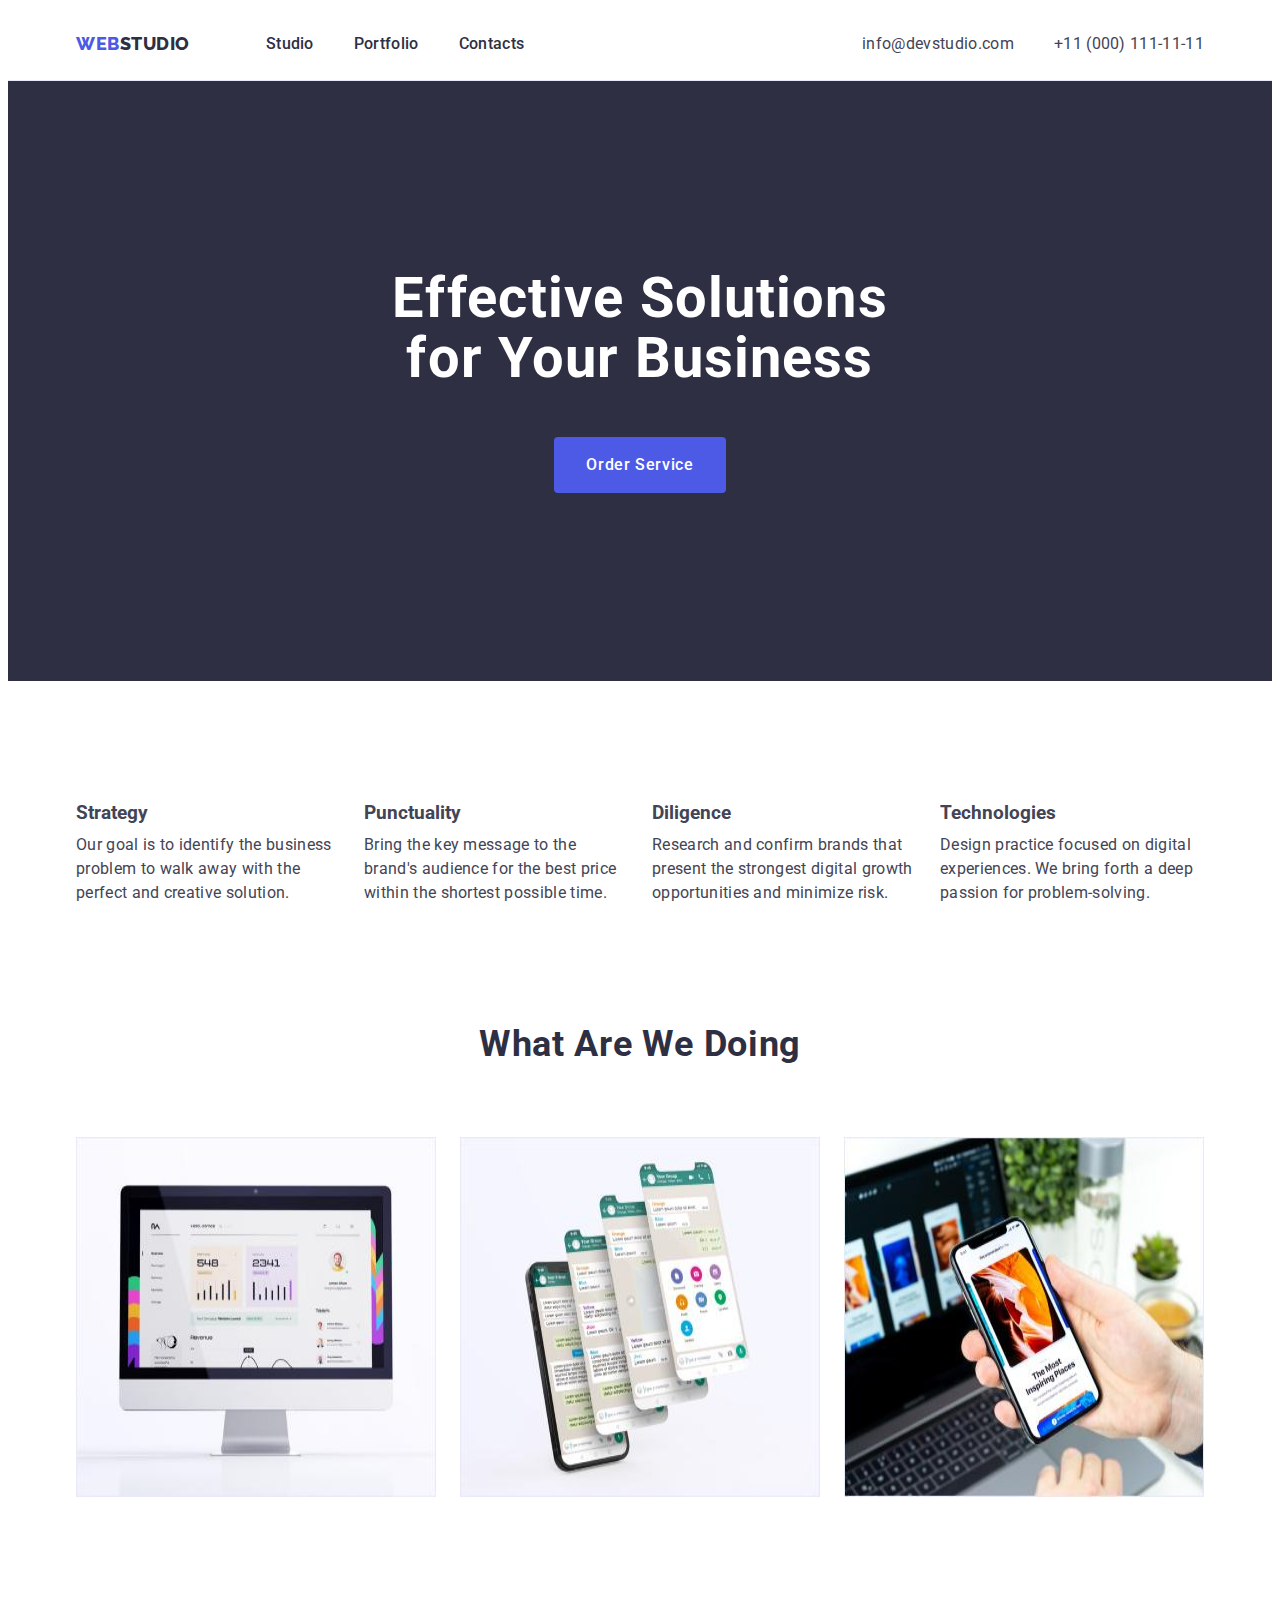
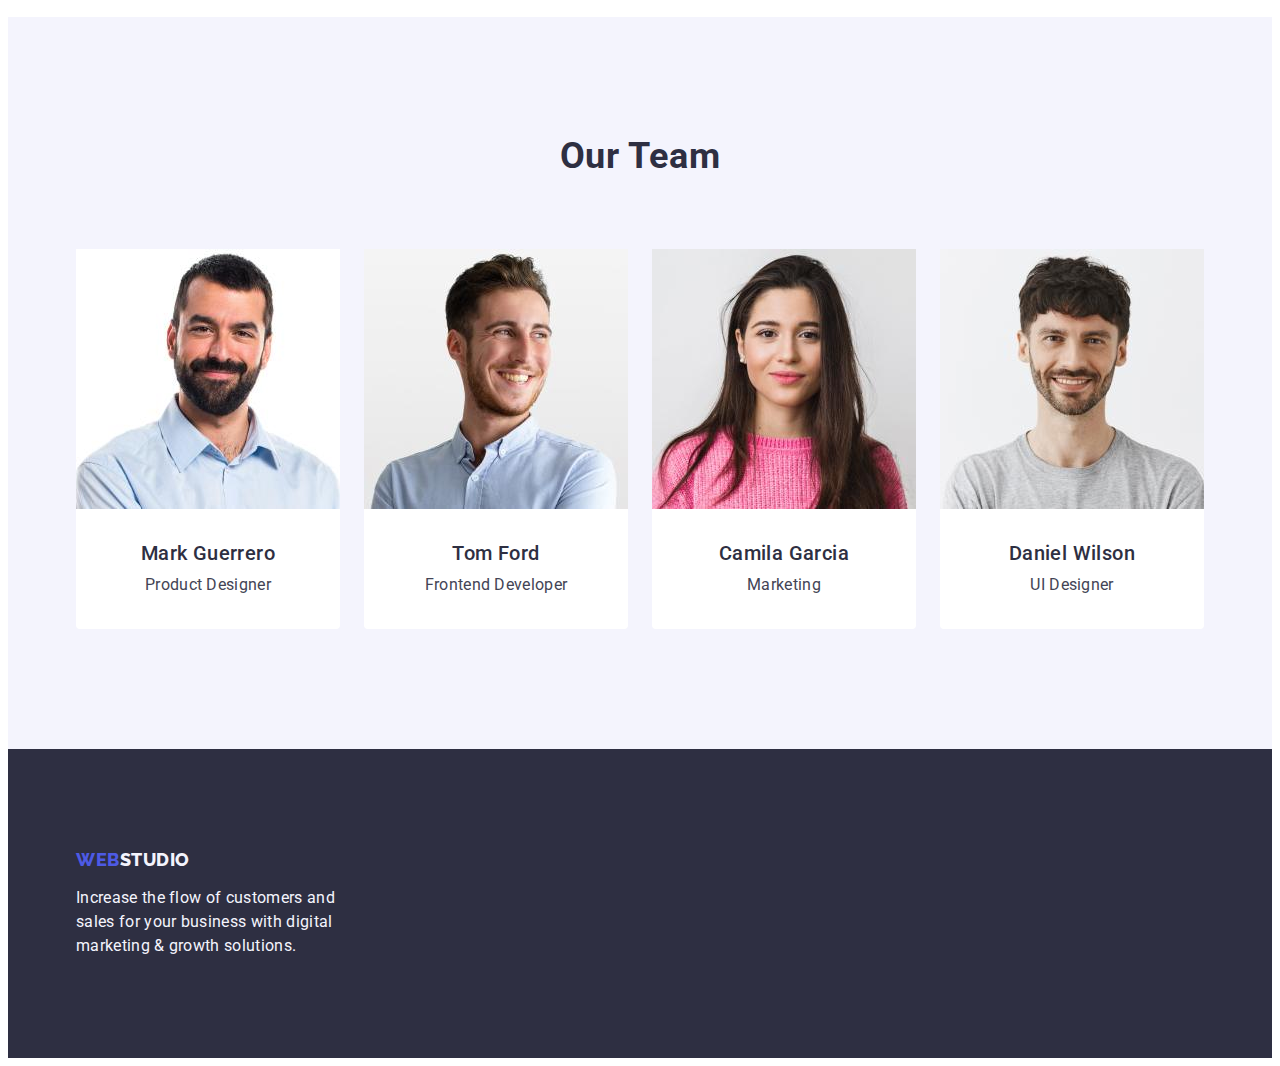
<file: index.html>
<!DOCTYPE html>
<html lang="en">

<head>
    <meta charset="UTF-8">
    <meta name="viewport" content="width=device-width, initial-scale=1.0">
    <link rel="stylesheet" href="https://cdnjs.cloudflare.com/ajax/libs/modern-normalize/2.0.0/modern-normalize.min.css"
        integrity="sha512-4xo8blKMVCiXpTaLzQSLSw3KFOVPWhm/TRtuPVc4WG6kUgjH6J03IBuG7JZPkcWMxJ5huwaBpOpnwYElP/m6wg=="
        crossorigin="anonymous" referrerpolicy="no-referrer">
    <link rel="stylesheet" href="./css/styles.css">
    <link rel="preconnect" href="https://fonts.googleapis.com">
    <link rel="preconnect" href="https://fonts.gstatic.com" crossorigin>
    <link
        href="https://fonts.googleapis.com/css2?family=Raleway:wght@800&family=Roboto:wght@400;500;700;900&display=swap"
        rel="stylesheet">
    <title>Effective Solutions for Your Business</title>
</head>

<body>
    <header class="header">
        <div class="container">
            <nav class="header-navigation">
                <a href="./index.html" class="logo link">Web<span class="logo-studio">Studio</span></a>
                <ul class="list">
                    <li class="navigation-item"><a href="./index.html" class="nav-link link">Studio</a></li>
                    <li class="navigation-item"><a href="./portfolio.html" class="nav-link link">Portfolio</a></li>
                    <li class="navigation-item"><a href="" class="nav-link link">Contacts</a></li>
                </ul>
            </nav>

            <!-- contacts -->
            <address class="address">
                <ul class="list">
                    <li class="address-list-item">
                        <a href="mailto:info@devstudio.com" class="contacts link">info@devstudio.com</a>
                    </li>
                    <li class="address-list-item">
                        <a href="tel:+110001111111" class="contacts link">+11 (000) 111-11-11</a>
                    </li>
                </ul>
            </address>
        </div>
    </header>

    <main>
        <!-- ---------------HERO----------------------- -->
        <section class="hero-block">
            <div class="container">
                <h1 class="main-heading">Effective Solutions for Your Business</h1>

                <button type="button" class="order-button">Order Service</button>
            </div>
        </section>
        <!-- -------------------------ABOUT COMPANY----------------- -->
        <section class="about-company">
            <div class="container">
                <h2 class="visually-hidden">About our company</h2>
                <!-- about company -->
                <ul class="list">
                    <li class="company-list-item">
                        <h3 class="third-heading">Strategy</h3>
                        <p class="list-paragraph">Our goal is to identify the business
                            problem to walk away with the perfect and creative solution.</p>
                    </li>
                    <li class="company-list-item">
                        <h3 class="third-heading">Punctuality</h3>
                        <p class="list-paragraph">Bring the key message to the brand's audience for the best price
                            within
                            the shortest possible
                            time.
                        </p>
                    </li>
                    <li class="company-list-item">
                        <h3 class="third-heading">Diligence</h3>
                        <p class="list-paragraph">Research and confirm brands that present the strongest digital growth
                            opportunities and minimize
                            risk.</p>
                    </li>
                    <li class="company-list-item">
                        <h3 class="third-heading">Technologies</h3>
                        <p class="list-paragraph">Design practice focused on digital experiences. We bring forth a deep
                            passion for
                            problem-solving.
                        </p>
                    </li>
                </ul>
            </div>
        </section>

        <!-- section 3 3pic -->

        <section class="img-section">
            <div class="container">
                <h2 class="secondary-heading">What are we doing</h2>
                <ul class="list">
                    <li class="img-section-item">
                        <img src="./images/monitor.jpg" alt="application on the computer screen" width="360"
                            height="360">
                    </li>
                    <li class="img-section-item">
                        <img src="./images/phone_chat.jpg" alt="chat on the phone" width="360" height="360">
                    </li>
                    <li class="img-section-item">
                        <img src="./images/phone_offers.jpg" alt="recommendations on the phone screen" width="360"
                            height="360">
                    </li>
                </ul>
            </div>
        </section>

        <!-- team -->

        <section class="team-section">
            <div class="container">
                <h2 class="secondary-heading">Our Team</h2>

                <ul class="team-list list">
                    <li class="team-list-item">
                        <img src="./images/Mark.jpg" alt="photo Mark" width="264" height="260">
                        <div class="team-info">
                            <h3 class="third-heading">Mark Guerrero</h3>
                            <p class="list-paragraph">Product Designer</p>
                        </div>
                    </li>
                    <li class="team-list-item">
                        <img src="./images/Tom.jpg" alt="photo Tom" width="264" height="260">
                        <div class="team-info">
                            <h3 class="third-heading">Tom Ford</h3>
                            <p class="list-paragraph">Frontend Developer</p>
                        </div>
                    </li>
                    <li class="team-list-item">
                        <img src="./images/Camila.jpg" alt="photo Camila" width="264" height="260">
                        <div class="team-info">
                            <h3 class="third-heading">Camila Garcia</h3>
                            <p class="list-paragraph">Marketing</p>
                        </div>
                    </li>
                    <li class="team-list-item">
                        <img src="./images/Daniel.jpg" alt="photo Daniel" width="264" height="260">
                        <div class="team-info">
                            <h3 class="third-heading">Daniel Wilson</h3>
                            <p class="list-paragraph">UI Designer</p>
                        </div>
                    </li>
                </ul>
            </div>
        </section>

    </main>

    <!-- footer -->

    <footer class="footer">
        <div class="container">
            <a href="./index.html" class="logo-footer link">Web<span class="logo-studio-footer">Studio</span></a>
            <p class="footer-text">Increase the flow of customers and sales for your business with digital marketing &
                growth solutions.</p>
        </div>
    </footer>
</body>

</html>
</file>
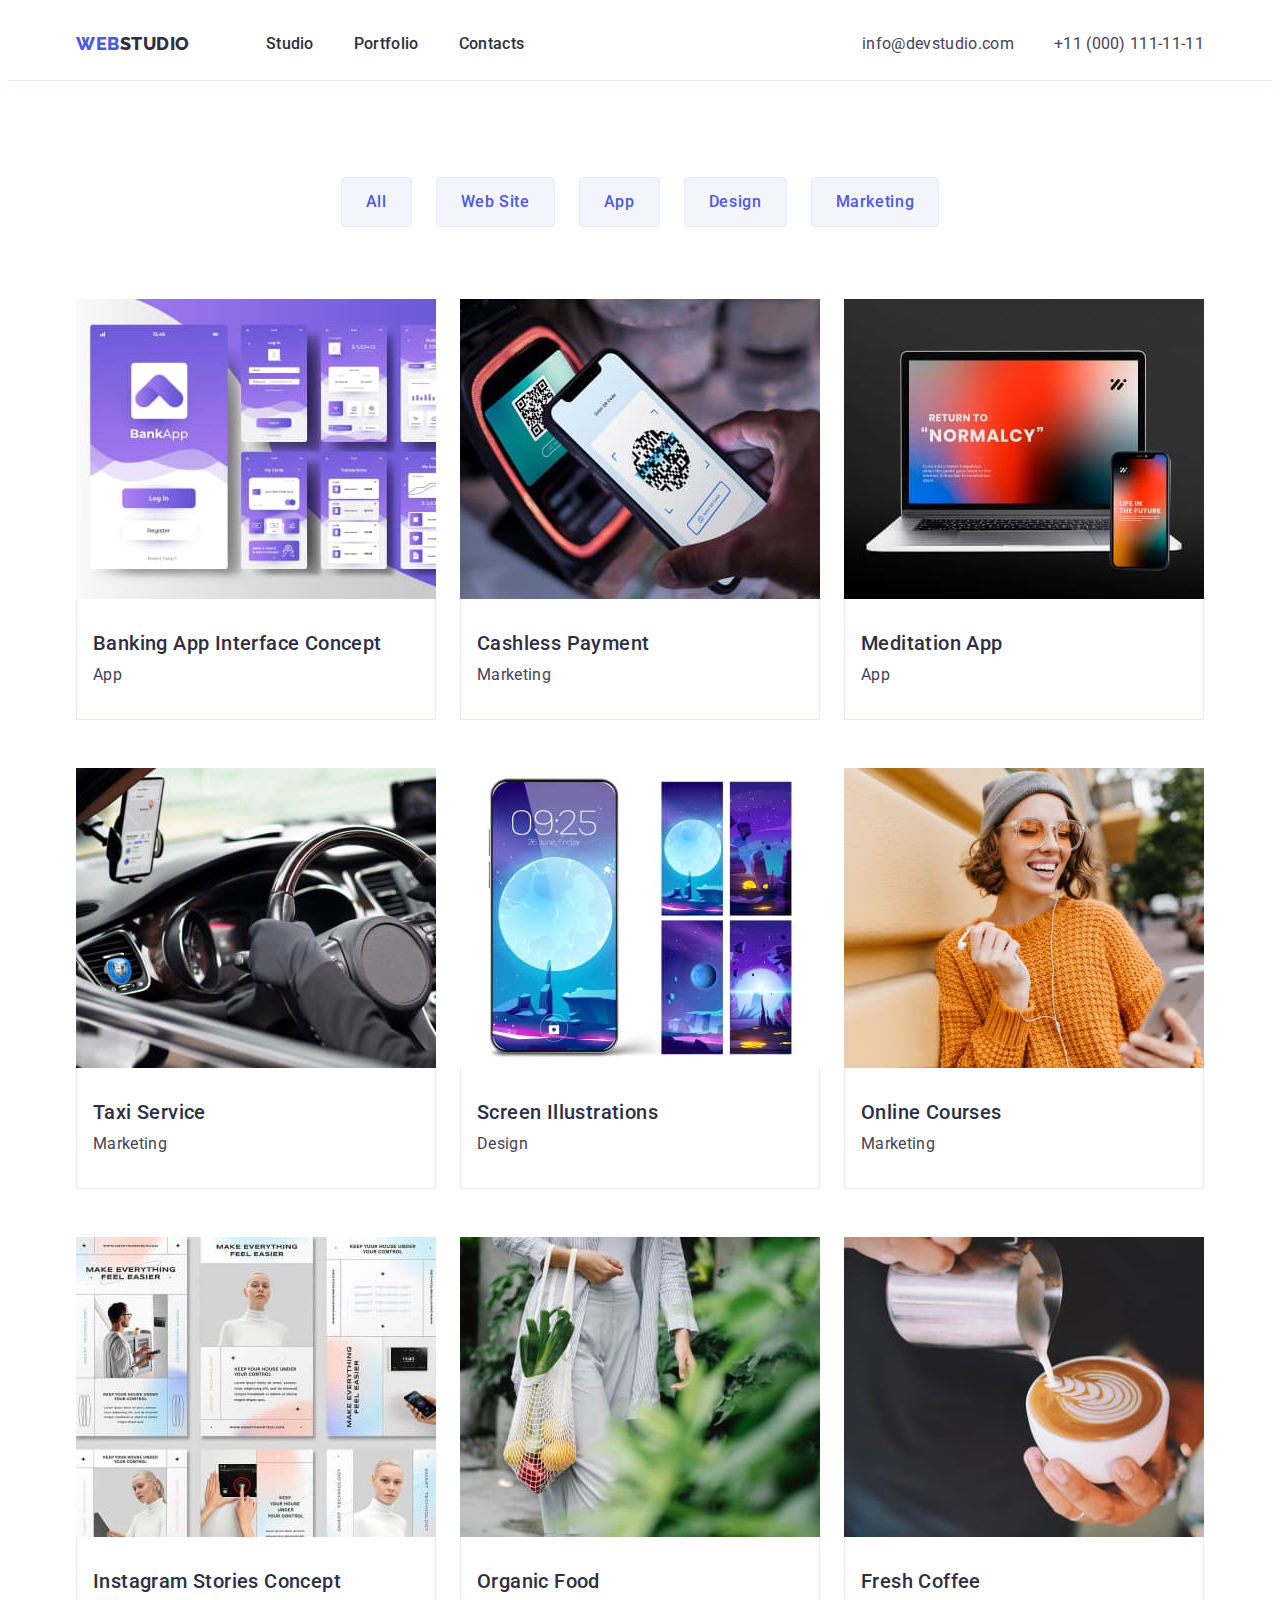
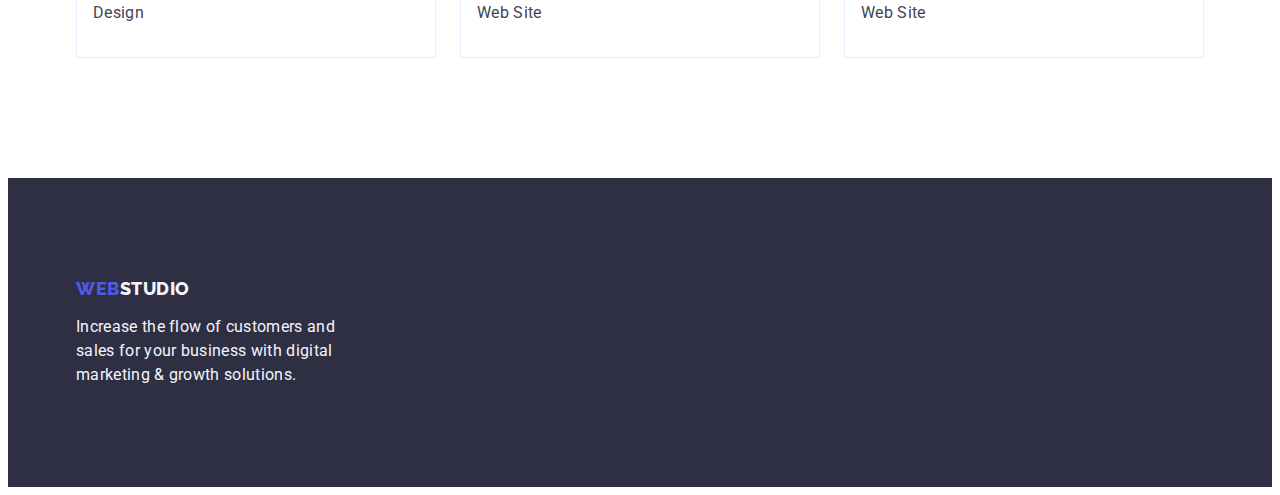
<file: portfolio.html>
<!DOCTYPE html>
<html lang="en">

<head>
    <meta charset="UTF-8">
    <meta name="viewport" content="width=device-width, initial-scale=1.0">
    <link rel="stylesheet" href="https://cdnjs.cloudflare.com/ajax/libs/modern-normalize/2.0.0/modern-normalize.min.css"
        integrity="sha512-4xo8blKMVCiXpTaLzQSLSw3KFOVPWhm/TRtuPVc4WG6kUgjH6J03IBuG7JZPkcWMxJ5huwaBpOpnwYElP/m6wg=="
        crossorigin="anonymous" referrerpolicy="no-referrer">
    <link rel="stylesheet" href="./css/styles.css">
    <link rel="preconnect" href="https://fonts.googleapis.com">
    <link rel="preconnect" href="https://fonts.gstatic.com" crossorigin>
    <link
        href="https://fonts.googleapis.com/css2?family=Raleway:wght@800&family=Roboto:wght@400;500;700;900&display=swap"
        rel="stylesheet">
    <title>Portfolio</title>
</head>

<body>
    <header class="header">
        <div class="container">
            <nav class="header-navigation">
                <a href="./index.html" class="logo link">Web<span class="logo-studio">Studio</span></a>
                <ul class="list">
                    <li class="navigation-item">
                        <a href="./index.html" class="nav-link link">Studio</a>
                    </li>
                    <li class="navigation-item">
                        <a href="./portfolio.html" class="nav-link link">Portfolio</a>
                    </li>
                    <li class="navigation-item">
                        <a href="" class="nav-link link">Contacts</a>
                    </li>
                </ul>
            </nav>

            <address class="address">
                <ul class="list">
                    <li class="address-list-item">
                        <a href="mailto:info@devstudio.com" class="contacts link">info@devstudio.com</a>
                    </li>
                    <li class="address-list-item">
                        <a href="tel:+110001111111" class="contacts link">+11 (000) 111-11-11</a>
                    </li>
                </ul>
            </address>
        </div>
    </header>

    <main>
        <section class="portfolio-main">
            <div class="container">
                <h1 class="visually-hidden">Portfolio</h1>
                <ul class="list-button list">
                    <li>
                        <button type="button" class="button-filters">All</button>
                    </li>
                    <li>
                        <button type="button" class="button-filters">Web Site</button>
                    </li>
                    <li>
                        <button type="button" class="button-filters">App</button>
                    </li>
                    <li>
                        <button type="button" class="button-filters">Design</button>
                    </li>
                    <li>
                        <button type="button" class="button-filters">Marketing</button>
                    </li>
                </ul>

                <ul class="card-list list">
                    <li class="card-item">
                        <a href="#" class="link">
                            <img src="./images/portfolio-img-1.jpg" alt="bank interface concept" width="360"
                                height="300">
                            <div class="card-info">
                                <h2 class="portfolio-heading">Banking App Interface Concept</h2>
                                <p class="portfolio-text">App</p>
                            </div>
                        </a>
                    </li>
                    <li class="card-item">
                        <a href="#" class="link">
                            <img src="./images/portfolio-img-2.jpg" alt="cashless payment" width="360" height="300">
                            <div class="card-info">
                                <h2 class="portfolio-heading">Cashless Payment</h2>
                                <p class="portfolio-text">Marketing</p>
                            </div>
                        </a>
                    </li>
                    <li class="card-item">
                        <a href="#" class="link">
                            <img src="./images/portfolio-img-3.jpg" alt="app on the pc and phone screen" width="360"
                                height="300">
                            <div class="card-info">
                                <h2 class="portfolio-heading">Meditation App</h2>
                                <p class="portfolio-text">App</p>
                            </div>
                        </a>
                    </li>
                    <li class="card-item">
                        <a href="#" class="link">
                            <img src="./images/portfolio-img-4.jpg" alt="taxi service on phone screen" width="360"
                                height="300">
                            <div class="card-info">
                                <h2 class="portfolio-heading">Taxi Service</h2>
                                <p class="portfolio-text">Marketing</p>
                            </div>
                        </a>
                    </li>
                    <li class="card-item">
                        <a href="#" class="link">
                            <img src="./images/portfolio-img-5.jpg" alt="illustrations on phone screen" width="360"
                                height="300">
                            <div class="card-info">
                                <h2 class="portfolio-heading">Screen Illustrations</h2>
                                <p class="portfolio-text">Design</p>
                            </div>
                        </a>
                    </li>
                    <li class="card-item">
                        <a href="#" class="link">
                            <img src="./images/portfolio-img-6.jpg" alt="girl looks at the phone screen" width="360"
                                height="300">
                            <div class="card-info">
                                <h2 class="portfolio-heading">Online Courses</h2>
                                <p class="portfolio-text">Marketing</p>
                            </div>
                        </a>
                    </li>
                    <li class="card-item">
                        <a href="#" class="link">
                            <img src="./images/portfolio-img-7.jpg" alt="functional description" width="360"
                                height="300">
                            <div class="card-info">
                                <h2 class="portfolio-heading">Instagram Stories Concept</h2>
                                <p class="portfolio-text">Design</p>
                            </div>
                        </a>
                    </li>
                    <li class="card-item">
                        <a href="#" class="link">
                            <img src="./images/portfolio-img-8.jpg" alt="woman with a bag of groceries" width="360"
                                height="300">
                            <div class="card-info">
                                <h2 class="portfolio-heading">Organic Food</h2>
                                <p class="portfolio-text">Web Site</p>
                            </div>
                        </a>
                    </li>
                    <li class="card-item">
                        <a href="#" class="link">
                            <img src="./images/portfolio-img-9.jpg" alt="drawing on coffee" width="360" height="300">
                            <div class="card-info">
                                <h2 class="portfolio-heading">Fresh Coffee</h2>
                                <p class="portfolio-text">Web Site</p>
                            </div>
                        </a>
                    </li>
                </ul>
            </div>
        </section>
    </main>

    <footer class="footer">
        <div class="container">
            <a href="./index.html" class="logo-footer link">Web<span class="logo-studio-footer">Studio</span></a>
            <p class="footer-text">Increase the flow of customers and sales for your business with digital marketing &
                growth solutions.</p>
        </div>
    </footer>
</body>

</html>
</file>
<file: css/styles.css>
/* ------------------General--------------------- */

* {
  box-sizing: border-box;
}

:root {
  --navyblue: #2e2f42;
  --iris: #4d5ae5;
  --slate: #434455;
  --ocean: #404bbf;
  --white: #fff;
  --cornflower: #e7e9fc;
  --cloud: #f4f4fd;
}

body {
  font-family: "Roboto", sans-serif;
  color: var(--slate);
  font-size: 16px;
  line-height: 24px;
  background-color: var(--white);
}

h1,
h2,
h3 {
  margin: 0;
  padding: 0;
}

p {
  margin: 0;
  padding: 0;
}

img {
  display: block;
}

ul {
  margin: 0;
  padding-left: 0;
}

.list {
  list-style: none;
}

.link {
  text-decoration: none;
}

.visually-hidden {
  position: absolute;
  width: 1px;
  height: 1px;
  margin: -1px;
  border: 0;
  padding: 0;
  white-space: nowrap;
  clip-path: inset(100%);
  clip: rect(0 0 0 0);
  overflow: hidden;
}

.container {
  max-width: 1440px;
  width: 1158px;
  padding: 0 15px;
  margin: 0 auto;
}

/* ----------------- Header------------------- */
.header {
  border-bottom: 1px solid var(--cornflower);
}

.header .container {
  display: flex;
  justify-content: space-between;
}

.header-navigation {
  display: flex;
  align-items: center;
}

.header-navigation .list {
  display: flex;
  flex-direction: row;
  gap: 40px;
}

.navigation-item .nav-link {
  padding: 24px 0;
}

.logo {
  font-family: "Raleway", sans-serif;
  font-size: 18px;
  text-decoration: none;
  line-height: 1.17;
  letter-spacing: 0.03em;
  font-weight: 800;
  text-transform: uppercase;
  color: var(--iris);
  padding-top: 24px;
  padding-bottom: 24px;
  margin-right: 76px;
}

.logo-studio {
  color: var(--navyblue);
  padding: 24px 0;
}

.nav-link {
  font-weight: 500;
  font-size: 16px;
  line-height: 1.5;
  letter-spacing: 0.02em;
  color: var(--navyblue);
}

.nav-link:active,
.nav-link:hover,
.nav-link:focus {
  color: var(--ocean);
  text-decoration: underline;
}

.contacts {
  color: var(--slate);
  letter-spacing: 0.02em;
}

.contacts:hover,
.contacts:focus,
.contacts:active {
  color: var(--ocean);
  text-decoration: underline;
}

.address {
  font-style: normal;
}

.address .list {
  display: flex;
  gap: 40px;
  align-items: flex-start;
}

.address-list-item {
  padding: 24px 0;
}

/* ------------------------------Main------------------------- */

.hero-block {
  background-color: var(--navyblue);
  padding: 188px 0;
  display: flex;
  flex-shrink: 0;
}

.main-heading {
  color: var(--white);
  max-width: 496px;
  font-size: 56px;
  line-height: 1.07;
  letter-spacing: 0.02em;
  margin: 0 auto 48px auto;
  text-align: center;
}

.order-button {
  font-family: "Roboto", sans-serif;
  font-size: 16px;
  line-height: 1.5;
  letter-spacing: 0.04em;
  color: var(--white);
  background-color: var(--iris);
  font-weight: 500;
  cursor: pointer;
  padding: 16px 32px;
  display: block;
  min-width: 169px;
  height: 56px;
  border: none;
  border-radius: 4px;
  margin: 0 auto;
}

.order-button:hover,
.order-button:focus,
.order-button:active {
  background-color: var(--ocean);
}

.about-company {
  display: flex;
  flex-shrink: 0;
  padding: 120px 0;
}

.about-company .list {
  display: flex;
  flex-direction: row;
  gap: 24px;
}

.about-company .list .company-list-item {
  width: calc((100% - 72px) / 4);
}

.about-company .list h3 {
  display: flex;
  margin-bottom: 8px;
}

.img-section {
  display: flex;
  padding-bottom: 120px;
  flex-shrink: 0;
}

.img-section .container .secondary-heading {
  display: flex;
  margin-bottom: 72px;
  justify-content: center;
}

.img-section .container .list {
  display: flex;
  flex-direction: row;
  gap: 24px;
}

.img-section-item {
  width: calc((100% - 48px) / 3);
}

.secondary-heading {
  color: var(--navyblue);
  font-size: 36px;
  line-height: 1.11;
  letter-spacing: 0.02em;
  text-align: center;
  text-transform: capitalize;
}

.team-list .third-heading {
  color: var(--navyblue);
  font-size: 20px;
  line-height: 1.2;
  font-weight: 500;
  text-align: center;
  letter-spacing: 0.02em;
  margin-bottom: 8px;
}

.team-section {
  background-color: var(--cloud);
  padding: 120px 0;
}

.team-section .container {
  flex-shrink: 0;
}

.team-section .container .secondary-heading {
  display: flex;
  justify-content: center;
  margin-bottom: 72px;
}

.team-section .container .list {
  display: flex;
  flex-direction: row;
  justify-content: center;
  gap: 24px;
}

.list-paragraph {
  font-size: 16px;
  line-height: 1.5;
  letter-spacing: 0.02em;
  color: var(--slate);
  text-align: start;
}

.team-list-item {
  background-color: #ffffff;
  width: calc((100% - 72px) / 4);
  border-radius: 0px 0px 4px 4px;
}

.team-info {
  display: flex;
  padding: 32px 16px;
  flex-direction: column;
}

.team-info .list-paragraph {
  display: flex;
  justify-content: center;
}

/* ---------------PORTFOLIO--------------------- */
.portfolio-main {
  padding-top: 96px;
  padding-bottom: 120px;
}

.list-button {
  display: flex;
  flex-direction: row;
  margin-bottom: 72px;
  justify-content: center;
  gap: 24px;
}

.portfolio-heading {
  font-weight: 500;
  font-size: 20px;
  line-height: 1.2;
  letter-spacing: 0.02em;
  color: var(--navyblue);
  margin-bottom: 8px;
}

.portfolio-text {
  font-size: 16px;
  line-height: 1.5;
  letter-spacing: 0.02em;
  color: var(--slate);
}

.button-filters {
  font-family: "Roboto", sans-serif;
  font-weight: 500;
  font-size: 16px;
  line-height: 1.5;
  letter-spacing: 0.04em;
  color: var(--iris);
  background-color: var(--cloud);
  padding: 12px 24px;
  cursor: pointer;
  border: 1px solid var(--cornflower);
  border-radius: 4px;
}

.button-filters:hover,
.button-filters:focus,
.button-filters:active {
  color: #ffffff;
  background-color: var(--ocean);
  border: 1px solid transparent;
}

.card-list {
  display: flex;
  flex-direction: row;
  gap: 24px;
  flex-wrap: wrap;
  justify-content: center;
  row-gap: 48px;
}

.card-item {
  width: calc((100% - 48px) / 3);
}

.card-info {
  display: flex;
  padding: 32px 16px;
  flex-direction: column;
  border: 1px solid var(--cornflower);
  border-top: none;
}

/* ------------------Footer----------------------- */

.footer {
  background-color: var(--navyblue);
  padding: 100px 0;
}

.footer .container {
  flex-shrink: 0;
  flex-direction: column;
}

.footer-text {
  color: var(--cloud);
  letter-spacing: 0.02em;
  max-width: 264px;
}

.logo-footer {
  display: inline-block;
  font-family: "Raleway", sans-serif;
  font-size: 18px;
  text-decoration: none;
  line-height: 1.17;
  letter-spacing: 0.03em;
  font-weight: 800;
  text-transform: uppercase;
  color: var(--iris);
  margin-bottom: 16px;
}

.logo-studio-footer {
  color: var(--cloud);
  display: inline-block;
}
</file>
